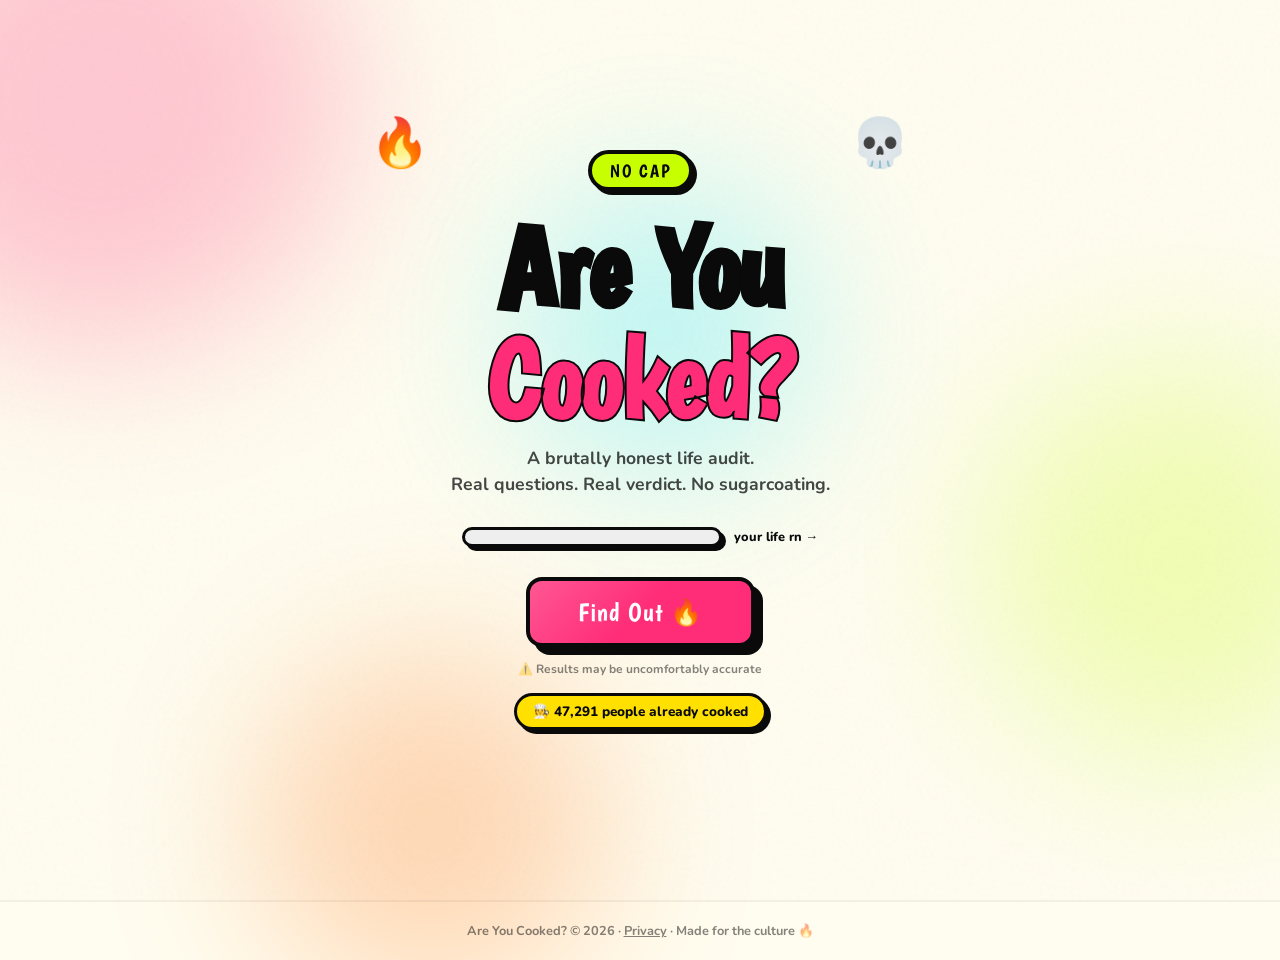
<file: index.html>
<!DOCTYPE html>
<html lang="en">
<head>
  <meta charset="UTF-8" />
  <meta name="viewport" content="width=device-width, initial-scale=1.0" />

  <!-- Primary SEO -->
  <title>Are You Cooked? 🔥 The Ultimate Life Audit Quiz</title>
  <meta name="description" content="Find out exactly how cooked you are in life. Answer real questions about your finances, sleep, mental health, and lifestyle. Get a brutal honest verdict. No cap." />
  <meta name="keywords" content="are you cooked, life audit quiz, cooked quiz, funny quiz, gen z quiz, am i cooked, life check quiz, cooked or not" />
  <meta name="author" content="Are You Cooked" />
  <meta name="robots" content="index, follow" />
  <link rel="canonical" href="https://areyoucooked.com/" />

  <!-- Open Graph / Facebook -->
  <meta property="og:type" content="website" />
  <meta property="og:url" content="https://areyoucooked.com/" />
  <meta property="og:title" content="Are You Cooked? 🔥 The Ultimate Life Audit Quiz" />
  <meta property="og:description" content="Find out exactly how cooked you are. Real questions. Brutal answers. No cap. Take the quiz now." />
  <meta property="og:image" content="https://areyoucooked.com/og-image.png" />

  <!-- Twitter Card -->
  <meta name="twitter:card" content="summary_large_image" />
  <meta name="twitter:url" content="https://areyoucooked.com/" />
  <meta name="twitter:title" content="Are You Cooked? 🔥 The Ultimate Life Audit Quiz" />
  <meta name="twitter:description" content="Find out exactly how cooked you are. Real questions. Brutal answers. No cap." />
  <meta name="twitter:image" content="https://areyoucooked.com/og-image.png" />

  <!-- Structured Data -->
  <script type="application/ld+json">
  {
    "@context": "https://schema.org",
    "@type": "WebApplication",
    "name": "Are You Cooked?",
    "description": "A brutally honest life audit quiz that tells you exactly how cooked you are based on your lifestyle, finances, sleep, and more.",
    "url": "https://areyoucooked.com",
    "applicationCategory": "EntertainmentApplication",
    "operatingSystem": "Any",
    "offers": {
      "@type": "Offer",
      "price": "0",
      "priceCurrency": "USD"
    }
  }
  </script>

  <!-- Fonts -->
  <link rel="preconnect" href="https://fonts.googleapis.com" />
  <link rel="preconnect" href="https://fonts.gstatic.com" crossorigin />
  <link href="https://fonts.googleapis.com/css2?family=Boogaloo&family=Nunito:wght@400;600;700;800;900&display=swap" rel="stylesheet" />

  <link rel="stylesheet" href="style.css" />
  <!-- Google tag (gtag.js) -->
<script async src="https://www.googletagmanager.com/gtag/js?id=G-5J59B28LJE"></script>
<script>
  window.dataLayer = window.dataLayer || [];
  function gtag(){dataLayer.push(arguments);}
  gtag('js', new Date());

  gtag('config', 'G-5J59B28LJE');
</script>
</head>
<body>

  <!-- Floating background blobs -->
  <div class="bg-blob blob-1"></div>
  <div class="bg-blob blob-2"></div>
  <div class="bg-blob blob-3"></div>
  <div class="bg-blob blob-4"></div>

  <!-- Noise overlay -->
  <div class="noise"></div>

  <div id="app">

    <!-- ===== SCREEN 1: LANDING ===== -->
    <section id="screen-landing" class="screen active">
      <div class="landing-inner">
        <div class="sticker sticker-fire top-left">🔥</div>
        <div class="sticker sticker-skull top-right">💀</div>
        <div class="badge wiggle">NO CAP</div>
        <h1 class="hero-title">Are You<br/><span class="highlight">Cooked?</span></h1>
        <p class="hero-sub">A brutally honest life audit.<br/>Real questions. Real verdict. No sugarcoating.</p>
        <div class="heat-meter-preview">
          <div class="heat-bar-bg">
            <div class="heat-bar-fill preview-fill"></div>
          </div>
          <span class="heat-label">your life rn →</span>
        </div>
        <button class="btn-main" id="btn-start">
          Find Out 🔥
        </button>
        <p class="disclaimer">⚠️ Results may be uncomfortably accurate</p>
        <div class="taken-count">🧑‍🍳 <span id="taken-count">47,291</span> people already cooked</div>
      </div>
    </section>

    <!-- ===== SCREEN 2: CHARACTER SELECT ===== -->
    <section id="screen-class" class="screen">
      <div class="screen-inner">
        <div class="step-badge">Step 1 of 3</div>
        <h2 class="screen-title">Who Are You?</h2>
        <p class="screen-sub">Pick your character class. Be honest.</p>
        <div class="class-grid" id="class-grid">
          <!-- filled by JS -->
        </div>
      </div>
    </section>

    <!-- ===== SCREEN 3: QUESTIONS ===== -->
    <section id="screen-questions" class="screen">
      <div class="screen-inner">
        <div class="progress-header">
          <div class="step-badge" id="q-step-badge">Step 2 of 3</div>
          <div class="cook-temp">
            <span id="temp-emoji">😇</span>
            <span id="temp-label">Not Cooked Yet</span>
          </div>
        </div>

        <!-- Heat bar -->
        <div class="heat-meter">
          <div class="heat-bar-bg">
            <div class="heat-bar-fill" id="heat-bar"></div>
          </div>
          <div class="heat-ticks">
            <span>Raw</span><span>Warm</span><span>Toasted</span><span>Cooked</span><span>Cremated</span>
          </div>
        </div>

        <!-- Question card -->
        <div class="question-card" id="question-card">
          <div class="q-category" id="q-category">💰 Finance</div>
          <div class="q-number" id="q-number">Q1 / 15</div>
          <h3 class="q-text" id="q-text">Loading question...</h3>
          <div class="options-grid" id="options-grid">
            <!-- filled by JS -->
          </div>
        </div>

        <div class="q-nav">
          <button class="btn-secondary" id="btn-prev">← Back</button>
          <span class="q-counter" id="q-counter">1 / 15</span>
          <button class="btn-secondary" id="btn-skip">Skip →</button>
        </div>
      </div>
    </section>

    <!-- ===== SCREEN 4: RESULT ===== -->
    <section id="screen-result" class="screen">
      <div class="screen-inner result-inner">
        <div class="result-card" id="result-card">
          <div class="result-emoji" id="result-emoji">☠️</div>
          <div class="result-score-wrap">
            <div class="result-score" id="result-score">0%</div>
            <div class="result-label">COOKED</div>
          </div>
          <h2 class="result-title" id="result-title">Absolutely Cremated</h2>
          <p class="result-desc" id="result-desc">Loading verdict...</p>

          <div class="breakdown-section">
            <h3 class="breakdown-title">🔍 What's Cooking You:</h3>
            <div class="breakdown-grid" id="breakdown-grid">
              <!-- filled by JS -->
            </div>
          </div>

          <div class="result-advice" id="result-advice">
            <!-- filled by JS -->
          </div>
        </div>

        <div class="result-actions">
          <button class="btn-main" id="btn-share">📤 Share Your Result</button>
          <button class="btn-secondary" id="btn-retry">🔄 Retake Quiz</button>
        </div>

        <div class="share-toast" id="share-toast">✅ Copied to clipboard!</div>

        <div class="friends-section">
          <p class="friends-title">Send this to someone who needs a reality check 👇</p>
          <div class="friend-btns">
            <a class="btn-share-platform" id="share-twitter" href="#" target="_blank">🐦 Twitter/X</a>
            <a class="btn-share-platform" id="share-whatsapp" href="#" target="_blank">💬 WhatsApp</a>
          </div>
        </div>
      </div>
    </section>

  </div><!-- end #app -->

  <footer class="site-footer">
    <p>Are You Cooked? © 2026 · <a href="#">Privacy</a> · Made for the culture 🔥</p>
  </footer>

  <script src="app.js"></script>
</body>
</html>
</file>
<file: style.css>
/* ===== RESET & BASE ===== */
*, *::before, *::after { box-sizing: border-box; margin: 0; padding: 0; }

:root {
  --hot-pink: #FF2D78;
  --lime: #C8FF00;
  --orange: #FF6B00;
  --yellow: #FFE000;
  --cyan: #00E5FF;
  --cream: #FFFDF0;
  --black: #0A0A0A;
  --white: #FFFFFF;
  --border: 3px solid var(--black);
  --border-thick: 4px solid var(--black);
  --shadow: 4px 4px 0px var(--black);
  --shadow-lg: 6px 6px 0px var(--black);
  --shadow-xl: 8px 8px 0px var(--black);
  --radius: 16px;
  --radius-sm: 10px;
  --font-display: 'Boogaloo', cursive;
  --font-body: 'Nunito', sans-serif;
}

html { scroll-behavior: smooth; }

body {
  font-family: var(--font-body);
  background-color: var(--cream);
  color: var(--black);
  min-height: 100vh;
  overflow-x: hidden;
  position: relative;
  cursor: url("data:image/svg+xml,%3Csvg xmlns='http://www.w3.org/2000/svg' width='32' height='32' viewBox='0 0 32 32'%3E%3Ctext y='24' font-size='24'%3E🔥%3C/text%3E%3C/svg%3E") 16 16, auto;
}

/* ===== BACKGROUND BLOBS ===== */
.bg-blob {
  position: fixed;
  border-radius: 50%;
  filter: blur(80px);
  opacity: 0.25;
  pointer-events: none;
  z-index: 0;
  animation: float 8s ease-in-out infinite;
}
.blob-1 { width: 500px; height: 500px; background: var(--hot-pink); top: -150px; left: -150px; animation-delay: 0s; }
.blob-2 { width: 400px; height: 400px; background: var(--lime); top: 40%; right: -100px; animation-delay: 2s; }
.blob-3 { width: 350px; height: 350px; background: var(--orange); bottom: -100px; left: 20%; animation-delay: 4s; }
.blob-4 { width: 300px; height: 300px; background: var(--cyan); top: 20%; left: 40%; animation-delay: 6s; }

@keyframes float {
  0%, 100% { transform: translateY(0px) scale(1); }
  50% { transform: translateY(-30px) scale(1.05); }
}

/* ===== NOISE OVERLAY ===== */
.noise {
  position: fixed;
  inset: 0;
  pointer-events: none;
  z-index: 1;
  opacity: 0.04;
  background-image: url("data:image/svg+xml,%3Csvg viewBox='0 0 256 256' xmlns='http://www.w3.org/2000/svg'%3E%3Cfilter id='noise'%3E%3CfeTurbulence type='fractalNoise' baseFrequency='0.9' numOctaves='4' stitchTiles='stitch'/%3E%3C/filter%3E%3Crect width='100%25' height='100%25' filter='url(%23noise)'/%3E%3C/svg%3E");
}

/* ===== APP CONTAINER ===== */
#app { position: relative; z-index: 2; min-height: 100vh; }

/* ===== SCREENS ===== */
.screen {
  display: none;
  min-height: 100vh;
  padding: 20px;
  animation: screenIn 0.4s cubic-bezier(0.34, 1.56, 0.64, 1);
}
.screen.active { display: flex; align-items: center; justify-content: center; }

@keyframes screenIn {
  from { opacity: 0; transform: translateY(30px) scale(0.97); }
  to { opacity: 1; transform: translateY(0) scale(1); }
}

.screen-inner {
  width: 100%;
  max-width: 640px;
  margin: 0 auto;
  padding: 20px 0 60px;
}

/* ===== LANDING SCREEN ===== */
.landing-inner {
  max-width: 560px;
  width: 100%;
  text-align: center;
  position: relative;
  padding: 40px 20px 60px;
}

.sticker {
  position: absolute;
  font-size: 3rem;
  animation: wobble 2s ease-in-out infinite;
  user-select: none;
}
.sticker.top-left { top: 0; left: 10px; animation-delay: 0s; }
.sticker.top-right { top: 0; right: 10px; animation-delay: 0.5s; }

@keyframes wobble {
  0%, 100% { transform: rotate(-10deg) scale(1); }
  50% { transform: rotate(10deg) scale(1.1); }
}

.badge {
  display: inline-block;
  background: var(--lime);
  color: var(--black);
  font-family: var(--font-display);
  font-size: 1.1rem;
  padding: 6px 18px;
  border: var(--border-thick);
  border-radius: 100px;
  box-shadow: var(--shadow);
  margin-bottom: 20px;
  letter-spacing: 2px;
}
.badge.wiggle { animation: wiggle 1.5s ease-in-out infinite; }
@keyframes wiggle {
  0%, 100% { transform: rotate(-2deg); }
  50% { transform: rotate(2deg); }
}

.hero-title {
  font-family: var(--font-display);
  font-size: clamp(3.5rem, 14vw, 7rem);
  line-height: 1;
  letter-spacing: -1px;
  color: var(--black);
  margin-bottom: 10px;
  -webkit-text-stroke: 2px var(--black);
}

.hero-title .highlight {
  color: var(--hot-pink);
  -webkit-text-stroke: 2px var(--black);
  display: inline-block;
  animation: colorShift 3s ease-in-out infinite;
}

@keyframes colorShift {
  0%, 100% { color: var(--hot-pink); }
  33% { color: var(--orange); }
  66% { color: var(--hot-pink); }
}

.hero-sub {
  font-size: 1.1rem;
  font-weight: 700;
  color: var(--black);
  margin-bottom: 30px;
  line-height: 1.5;
  opacity: 0.75;
}

/* Heat meter preview */
.heat-meter-preview {
  display: flex;
  align-items: center;
  gap: 12px;
  margin-bottom: 30px;
  justify-content: center;
}
.heat-bar-bg {
  flex: 1;
  max-width: 260px;
  height: 20px;
  background: #eee;
  border: var(--border);
  border-radius: 100px;
  overflow: hidden;
  box-shadow: var(--shadow);
}
.heat-bar-fill {
  height: 100%;
  border-radius: 100px;
  background: linear-gradient(90deg, #00E5FF 0%, #C8FF00 30%, #FFE000 55%, #FF6B00 75%, #FF2D78 100%);
  transition: width 0.8s cubic-bezier(0.34, 1.56, 0.64, 1);
  width: 0%;
}
.preview-fill { animation: previewPulse 2s ease-in-out infinite; }
@keyframes previewPulse {
  0%, 100% { width: 30%; }
  50% { width: 85%; }
}
.heat-label { font-size: 0.8rem; font-weight: 800; white-space: nowrap; }

/* ===== BUTTONS ===== */
.btn-main {
  display: inline-block;
  background: var(--hot-pink);
  color: var(--white);
  font-family: var(--font-display);
  font-size: 1.6rem;
  padding: 16px 48px;
  border: var(--border-thick);
  border-radius: var(--radius);
  box-shadow: var(--shadow-xl);
  cursor: pointer;
  text-decoration: none;
  transition: transform 0.1s, box-shadow 0.1s;
  letter-spacing: 1px;
  position: relative;
  overflow: hidden;
}
.btn-main::after {
  content: '';
  position: absolute;
  inset: 0;
  background: linear-gradient(135deg, rgba(255,255,255,0.2) 0%, transparent 50%);
}
.btn-main:hover { transform: translate(-2px, -2px); box-shadow: 10px 10px 0px var(--black); }
.btn-main:active { transform: translate(2px, 2px); box-shadow: 2px 2px 0px var(--black); }

.btn-secondary {
  display: inline-block;
  background: var(--white);
  color: var(--black);
  font-family: var(--font-body);
  font-weight: 800;
  font-size: 0.95rem;
  padding: 10px 22px;
  border: var(--border);
  border-radius: var(--radius-sm);
  box-shadow: var(--shadow);
  cursor: pointer;
  transition: transform 0.1s, box-shadow 0.1s;
}
.btn-secondary:hover { transform: translate(-1px, -1px); box-shadow: 5px 5px 0px var(--black); }
.btn-secondary:active { transform: translate(1px, 1px); box-shadow: 1px 1px 0px var(--black); }

.disclaimer {
  font-size: 0.75rem;
  opacity: 0.5;
  margin-top: 14px;
  font-weight: 700;
}
.taken-count {
  font-size: 0.85rem;
  font-weight: 800;
  margin-top: 16px;
  background: var(--yellow);
  display: inline-block;
  padding: 6px 16px;
  border: var(--border);
  border-radius: 100px;
  box-shadow: var(--shadow);
}

/* ===== STEP BADGE ===== */
.step-badge {
  display: inline-block;
  background: var(--cyan);
  color: var(--black);
  font-weight: 900;
  font-size: 0.8rem;
  padding: 5px 14px;
  border: var(--border);
  border-radius: 100px;
  box-shadow: var(--shadow);
  margin-bottom: 16px;
  letter-spacing: 1px;
  text-transform: uppercase;
}

.screen-title {
  font-family: var(--font-display);
  font-size: clamp(2rem, 8vw, 3.5rem);
  line-height: 1.1;
  margin-bottom: 8px;
  -webkit-text-stroke: 1.5px var(--black);
}

.screen-sub {
  font-size: 1rem;
  font-weight: 700;
  opacity: 0.6;
  margin-bottom: 30px;
}

/* ===== CHARACTER CLASS GRID ===== */
.class-grid {
  display: grid;
  grid-template-columns: repeat(2, 1fr);
  gap: 14px;
}

.class-card {
  background: var(--white);
  border: var(--border-thick);
  border-radius: var(--radius);
  padding: 20px 16px;
  cursor: pointer;
  text-align: center;
  transition: transform 0.15s cubic-bezier(0.34, 1.56, 0.64, 1), box-shadow 0.15s, background 0.15s;
  box-shadow: var(--shadow);
  position: relative;
  overflow: hidden;
}
.class-card::before {
  content: '';
  position: absolute;
  inset: 0;
  opacity: 0;
  transition: opacity 0.2s;
}
.class-card:hover { transform: translate(-2px, -3px); box-shadow: var(--shadow-xl); }
.class-card:hover::before { opacity: 0.08; background: var(--black); }
.class-card.selected {
  background: var(--lime);
  transform: translate(-2px, -3px);
  box-shadow: var(--shadow-xl);
}

.class-emoji { font-size: 2.5rem; display: block; margin-bottom: 8px; }
.class-name {
  font-family: var(--font-display);
  font-size: 1.3rem;
  display: block;
  margin-bottom: 4px;
}
.class-desc {
  font-size: 0.75rem;
  font-weight: 700;
  opacity: 0.6;
  line-height: 1.3;
}

/* ===== PROGRESS HEADER ===== */
.progress-header {
  display: flex;
  align-items: center;
  justify-content: space-between;
  margin-bottom: 16px;
  flex-wrap: wrap;
  gap: 10px;
}
.cook-temp {
  display: flex;
  align-items: center;
  gap: 6px;
  background: var(--white);
  border: var(--border);
  border-radius: 100px;
  padding: 5px 14px;
  font-weight: 800;
  font-size: 0.85rem;
  box-shadow: var(--shadow);
}

/* ===== HEAT METER ===== */
.heat-meter { margin-bottom: 28px; }
.heat-ticks {
  display: flex;
  justify-content: space-between;
  font-size: 0.65rem;
  font-weight: 800;
  opacity: 0.5;
  margin-top: 6px;
  padding: 0 2px;
  text-transform: uppercase;
  letter-spacing: 0.5px;
}

/* ===== QUESTION CARD ===== */
.question-card {
  background: var(--white);
  border: var(--border-thick);
  border-radius: var(--radius);
  padding: 28px 24px;
  box-shadow: var(--shadow-xl);
  margin-bottom: 20px;
  position: relative;
  overflow: hidden;
  animation: cardIn 0.35s cubic-bezier(0.34, 1.56, 0.64, 1);
}
@keyframes cardIn {
  from { opacity: 0; transform: translateX(30px) scale(0.97); }
  to { opacity: 1; transform: translateX(0) scale(1); }
}
.question-card::before {
  content: '';
  position: absolute;
  top: 0; left: 0; right: 0;
  height: 5px;
  background: linear-gradient(90deg, var(--hot-pink), var(--orange), var(--yellow), var(--lime), var(--cyan));
}

.q-category {
  font-size: 0.8rem;
  font-weight: 900;
  text-transform: uppercase;
  letter-spacing: 1.5px;
  opacity: 0.5;
  margin-bottom: 6px;
}
.q-number {
  font-size: 0.75rem;
  font-weight: 800;
  color: var(--hot-pink);
  margin-bottom: 14px;
}
.q-text {
  font-family: var(--font-display);
  font-size: clamp(1.2rem, 4vw, 1.6rem);
  line-height: 1.3;
  margin-bottom: 24px;
}

/* ===== OPTIONS GRID ===== */
.options-grid {
  display: grid;
  gap: 10px;
}
.option-btn {
  background: var(--cream);
  border: var(--border);
  border-radius: var(--radius-sm);
  padding: 14px 18px;
  cursor: pointer;
  font-family: var(--font-body);
  font-weight: 700;
  font-size: 0.95rem;
  text-align: left;
  transition: transform 0.15s cubic-bezier(0.34, 1.56, 0.64, 1), box-shadow 0.15s, background 0.15s;
  box-shadow: 3px 3px 0px var(--black);
  display: flex;
  align-items: center;
  gap: 10px;
}
.option-btn:hover {
  transform: translate(-1px, -2px);
  box-shadow: 4px 5px 0px var(--black);
  background: var(--yellow);
}
.option-btn.selected {
  background: var(--lime);
  transform: translate(-1px, -2px);
  box-shadow: 4px 5px 0px var(--black);
}
.option-btn.wrong { background: #FFD0D0; }
.option-btn .opt-emoji { font-size: 1.2rem; }

/* ===== Q NAV ===== */
.q-nav {
  display: flex;
  align-items: center;
  justify-content: space-between;
  gap: 12px;
}
.q-counter {
  font-weight: 900;
  font-size: 0.9rem;
  background: var(--yellow);
  padding: 6px 16px;
  border: var(--border);
  border-radius: 100px;
  box-shadow: var(--shadow);
}

/* ===== RESULT SCREEN ===== */
.result-inner { padding-bottom: 80px; }

.result-card {
  background: var(--white);
  border: var(--border-thick);
  border-radius: 24px;
  padding: 36px 28px;
  box-shadow: var(--shadow-xl);
  text-align: center;
  margin-bottom: 24px;
  position: relative;
  overflow: hidden;
}
.result-card::before {
  content: '';
  position: absolute;
  top: 0; left: 0; right: 0;
  height: 8px;
  background: linear-gradient(90deg, var(--hot-pink), var(--orange), var(--yellow), var(--lime), var(--cyan));
}

.result-emoji {
  font-size: 5rem;
  display: block;
  margin-bottom: 16px;
  animation: resultBounce 0.8s cubic-bezier(0.34, 1.56, 0.64, 1);
}
@keyframes resultBounce {
  from { transform: scale(0) rotate(-20deg); }
  to { transform: scale(1) rotate(0deg); }
}

.result-score-wrap {
  display: inline-flex;
  flex-direction: column;
  align-items: center;
  background: var(--black);
  color: var(--white);
  border-radius: var(--radius);
  padding: 12px 28px;
  margin-bottom: 16px;
  box-shadow: var(--shadow-lg);
}
.result-score {
  font-family: var(--font-display);
  font-size: 3.5rem;
  line-height: 1;
}
.result-label {
  font-size: 0.7rem;
  font-weight: 900;
  letter-spacing: 3px;
  opacity: 0.7;
}

.result-title {
  font-family: var(--font-display);
  font-size: clamp(1.8rem, 6vw, 2.8rem);
  margin-bottom: 12px;
  color: var(--hot-pink);
  -webkit-text-stroke: 1px var(--black);
}
.result-desc {
  font-size: 1rem;
  font-weight: 700;
  line-height: 1.6;
  opacity: 0.8;
  margin-bottom: 28px;
}

/* Breakdown */
.breakdown-section { text-align: left; margin-bottom: 24px; }
.breakdown-title {
  font-family: var(--font-display);
  font-size: 1.2rem;
  margin-bottom: 14px;
}
.breakdown-grid { display: grid; gap: 10px; }
.breakdown-item {
  display: flex;
  align-items: center;
  gap: 12px;
  background: var(--cream);
  border: var(--border);
  border-radius: var(--radius-sm);
  padding: 12px 16px;
}
.breakdown-cat { font-weight: 900; font-size: 0.85rem; flex: 1; }
.breakdown-bar-wrap {
  flex: 2;
  height: 12px;
  background: #eee;
  border: 2px solid var(--black);
  border-radius: 100px;
  overflow: hidden;
}
.breakdown-bar-fill {
  height: 100%;
  border-radius: 100px;
  background: linear-gradient(90deg, var(--lime), var(--orange), var(--hot-pink));
  transition: width 1s cubic-bezier(0.34, 1.56, 0.64, 1);
}
.breakdown-pct {
  font-weight: 900;
  font-size: 0.85rem;
  min-width: 36px;
  text-align: right;
  color: var(--hot-pink);
}

/* Advice */
.result-advice {
  background: var(--yellow);
  border: var(--border);
  border-radius: var(--radius-sm);
  padding: 16px 18px;
  text-align: left;
  box-shadow: var(--shadow);
}
.result-advice h4 {
  font-family: var(--font-display);
  font-size: 1.1rem;
  margin-bottom: 8px;
}
.result-advice p { font-size: 0.9rem; font-weight: 700; line-height: 1.5; opacity: 0.8; }

/* Result actions */
.result-actions {
  display: flex;
  gap: 12px;
  flex-wrap: wrap;
  justify-content: center;
  margin-bottom: 16px;
}
.result-actions .btn-main { font-size: 1.1rem; padding: 14px 28px; }

/* Share toast */
.share-toast {
  display: none;
  background: var(--lime);
  border: var(--border);
  border-radius: var(--radius-sm);
  padding: 10px 20px;
  font-weight: 900;
  text-align: center;
  box-shadow: var(--shadow);
  margin-bottom: 16px;
  animation: toastIn 0.3s ease;
}
.share-toast.visible { display: block; }
@keyframes toastIn {
  from { transform: scale(0.9); opacity: 0; }
  to { transform: scale(1); opacity: 1; }
}

/* Friends section */
.friends-section { text-align: center; margin-top: 20px; }
.friends-title { font-weight: 800; font-size: 0.9rem; margin-bottom: 12px; }
.friend-btns { display: flex; gap: 10px; justify-content: center; flex-wrap: wrap; }
.btn-share-platform {
  background: var(--white);
  color: var(--black);
  border: var(--border);
  border-radius: var(--radius-sm);
  padding: 10px 20px;
  font-weight: 800;
  font-size: 0.9rem;
  text-decoration: none;
  box-shadow: var(--shadow);
  transition: transform 0.1s, box-shadow 0.1s;
}
.btn-share-platform:hover { transform: translate(-1px, -2px); box-shadow: 5px 5px 0px var(--black); }

/* ===== FOOTER ===== */
.site-footer {
  position: relative;
  z-index: 2;
  text-align: center;
  padding: 20px;
  font-size: 0.8rem;
  font-weight: 700;
  opacity: 0.5;
  border-top: 2px solid rgba(0,0,0,0.1);
}
.site-footer a { color: var(--black); }

/* ===== TIER COLOURS ===== */
.tier-fine .result-title { color: #00b894; }
.tier-toasted .result-title { color: #fdcb6e; }
.tier-medium .result-title { color: var(--orange); }
.tier-done .result-title { color: var(--hot-pink); }
.tier-cremated .result-title { color: var(--black); }
.tier-cremated .result-card { background: #1a1a1a; color: var(--white); }
.tier-cremated .result-score-wrap { background: var(--hot-pink); }
.tier-cremated .breakdown-item { background: #2a2a2a; color: var(--white); }
.tier-cremated .result-advice { background: #FF2D78; color: var(--white); }

/* ===== RESPONSIVE ===== */
@media (max-width: 480px) {
  .class-grid { grid-template-columns: 1fr 1fr; gap: 10px; }
  .class-card { padding: 16px 10px; }
  .class-emoji { font-size: 2rem; }
  .class-name { font-size: 1.1rem; }
  .result-card { padding: 24px 18px; }
  .result-actions { flex-direction: column; }
  .result-actions .btn-main { width: 100%; }
  .btn-secondary { width: 100%; text-align: center; }
}

@media (max-width: 360px) {
  .class-grid { grid-template-columns: 1fr; }
  .hero-title { font-size: 3rem; }
}

/* ===== CUSTOM SCROLLBAR ===== */
::-webkit-scrollbar { width: 8px; }
::-webkit-scrollbar-track { background: var(--cream); }
::-webkit-scrollbar-thumb { background: var(--black); border-radius: 4px; }
</file>
